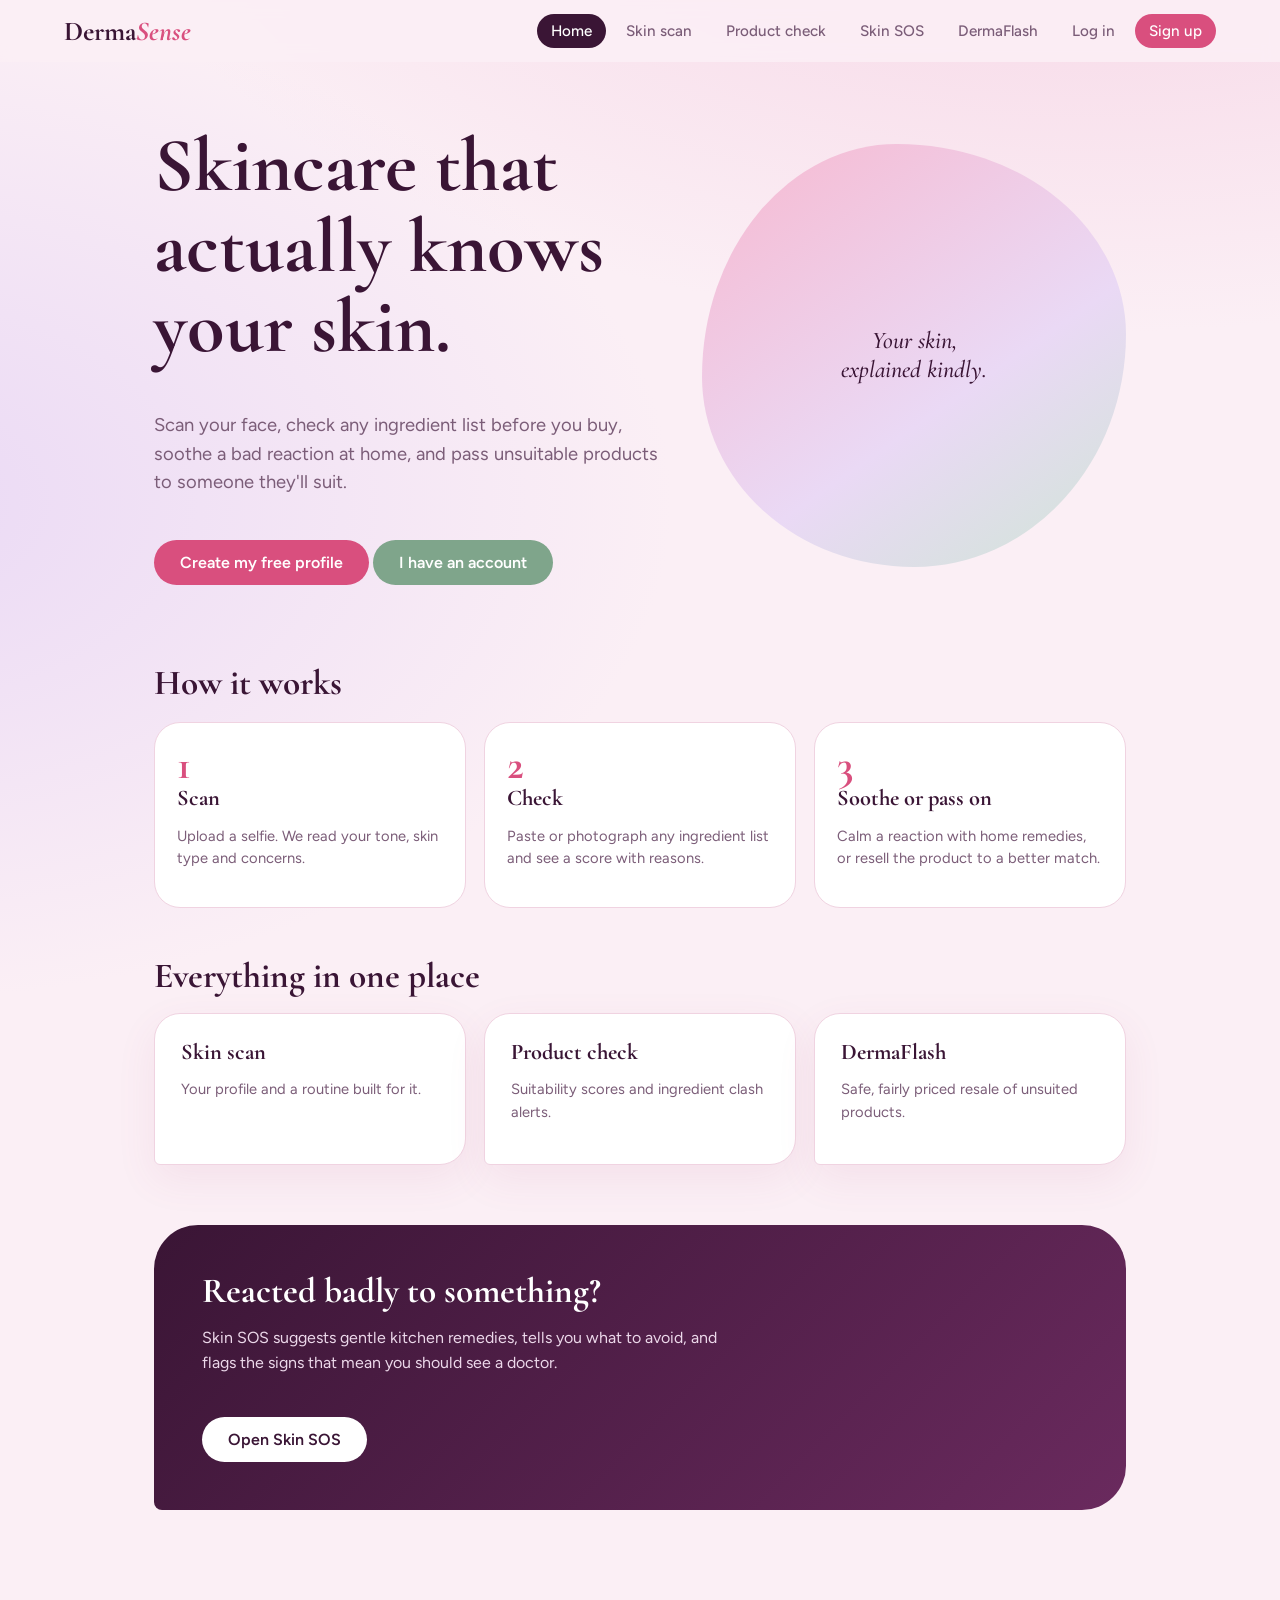
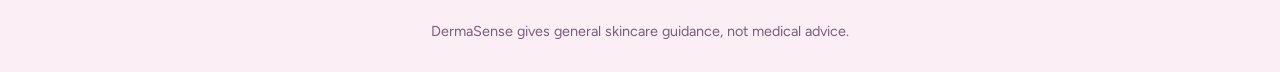
<file: frontend/index.html>
<!DOCTYPE html><html lang="en"><head><meta charset="utf-8"><meta name="viewport" content="width=device-width,initial-scale=1"><title>Skincare that knows your skin · DermaSense</title>
<link href="https://fonts.googleapis.com/css2?family=Cormorant+Garamond:ital,wght@0,500;0,700;1,500&family=Figtree:wght@400;500;600&display=swap" rel="stylesheet"><link rel="stylesheet" href="css/style.css"></head>
<body ><nav id="nav"></nav><main><section>
<div class="hero"><div><h1>Skincare that actually knows your skin.</h1><br>
<p>Scan your face, check any ingredient list before you buy, soothe a bad reaction at home, and pass unsuitable products to someone they'll suit.</p><br>
<a class="btn" href="signup.html">Create my free profile</a> <a class="btn alt" href="login.html">I have an account</a></div>
<div class="orb"><span>Your skin,<br>explained kindly.</span></div></div>
<h2 style="margin-top:50px">How it works</h2>
<div class="steps"><div><h3>Scan</h3><p class="muted">Upload a selfie. We read your tone, skin type and concerns.</p></div>
<div><h3>Check</h3><p class="muted">Paste or photograph any ingredient list and see a score with reasons.</p></div>
<div><h3>Soothe or pass on</h3><p class="muted">Calm a reaction with home remedies, or resell the product to a better match.</p></div></div>
<h2 style="margin-top:50px">Everything in one place</h2>
<div class="grid"><a class="card tile" href="scan.html"><h3>Skin scan</h3><p class="muted">Your profile and a routine built for it.</p></a>
<a class="card tile" href="check.html"><h3>Product check</h3><p class="muted">Suitability scores and ingredient clash alerts.</p></a>
<a class="card tile" href="flash.html"><h3>DermaFlash</h3><p class="muted">Safe, fairly priced resale of unsuited products.</p></a></div>
<div class="band"><h2>Reacted badly to something?</h2><p>Skin SOS suggests gentle kitchen remedies, tells you what to avoid, and flags the signs that mean you should see a doctor.</p><br><a class="btn" href="sos.html">Open Skin SOS</a></div>
</section></main><footer id="foot"></footer><script src="js/common.js"></script></body></html>
</file>
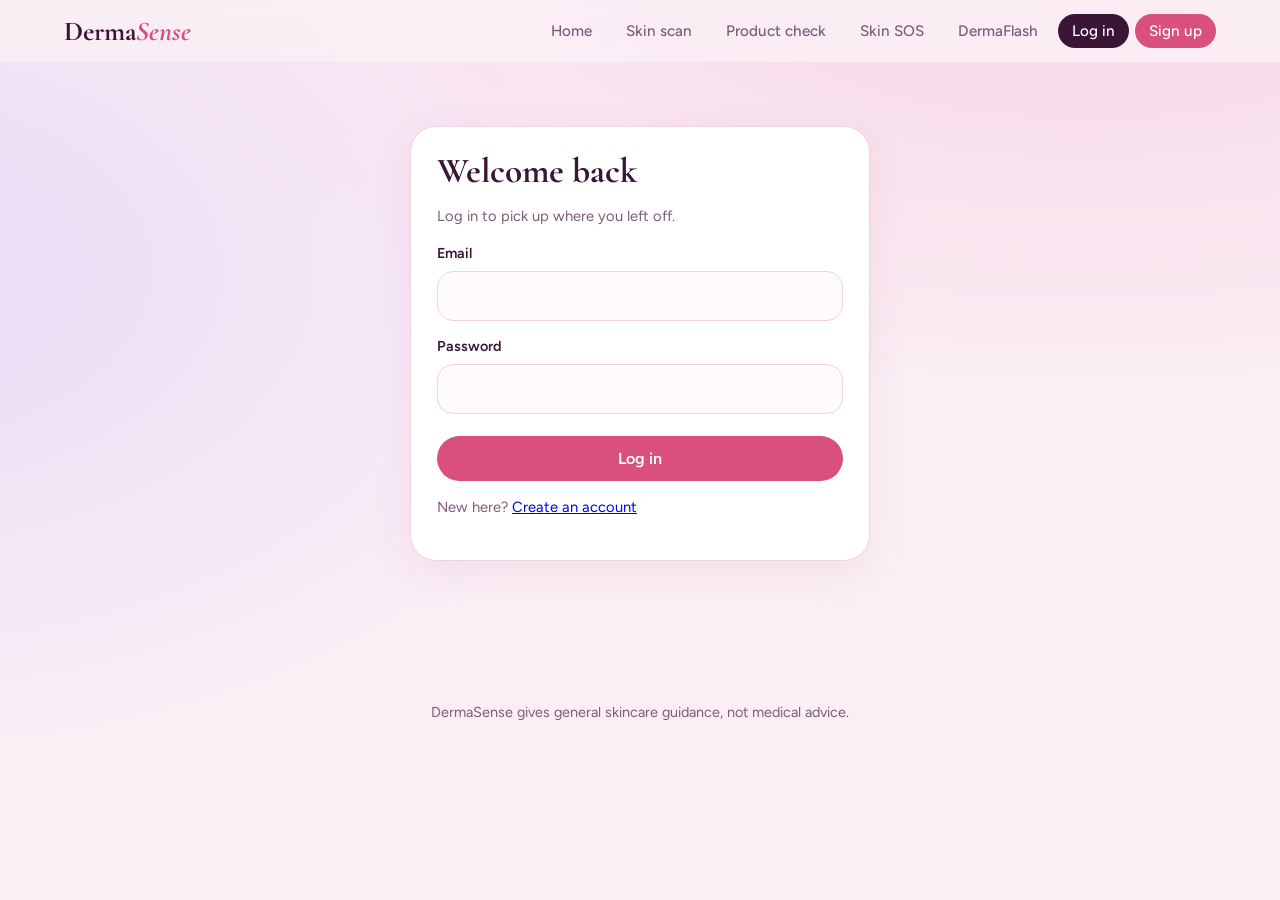
<file: frontend/check.html>
<!DOCTYPE html><html lang="en"><head><meta charset="utf-8"><meta name="viewport" content="width=device-width,initial-scale=1"><title>Product check · DermaSense</title>
<link href="https://fonts.googleapis.com/css2?family=Cormorant+Garamond:ital,wght@0,500;0,700;1,500&family=Figtree:wght@400;500;600&display=swap" rel="stylesheet"><link rel="stylesheet" href="css/style.css"></head>
<body data-protected="1"><nav id="nav"></nav><main><section><h2>Product check</h2>
 <div class="card"><label>Ingredient list</label><textarea id="ings" rows="5" placeholder="Water, Glycerin, Niacinamide, Fragrance…"></textarea>
 <label>Or upload a label photo</label><input type="file" id="label" accept="image/*" onchange="ocr()">
 <br><br><button class="btn" onclick="check()">Check suitability</button><div id="checkOut"></div></div>
 <div class="card"><h3>Do my products clash?</h3><p class="muted">One ingredient list per line.</p>
 <textarea id="stack" rows="4" placeholder="Retinol serum: water, retinol…&#10;Glycolic toner: water, glycolic acid…"></textarea>
 <br><br><button class="btn alt" onclick="clash()">Check for conflicts</button><div id="clashOut"></div></div>
</section></main><footer id="foot"></footer>
<script src="js/common.js"></script><script src="js/check.js"></script></body></html>
</file>
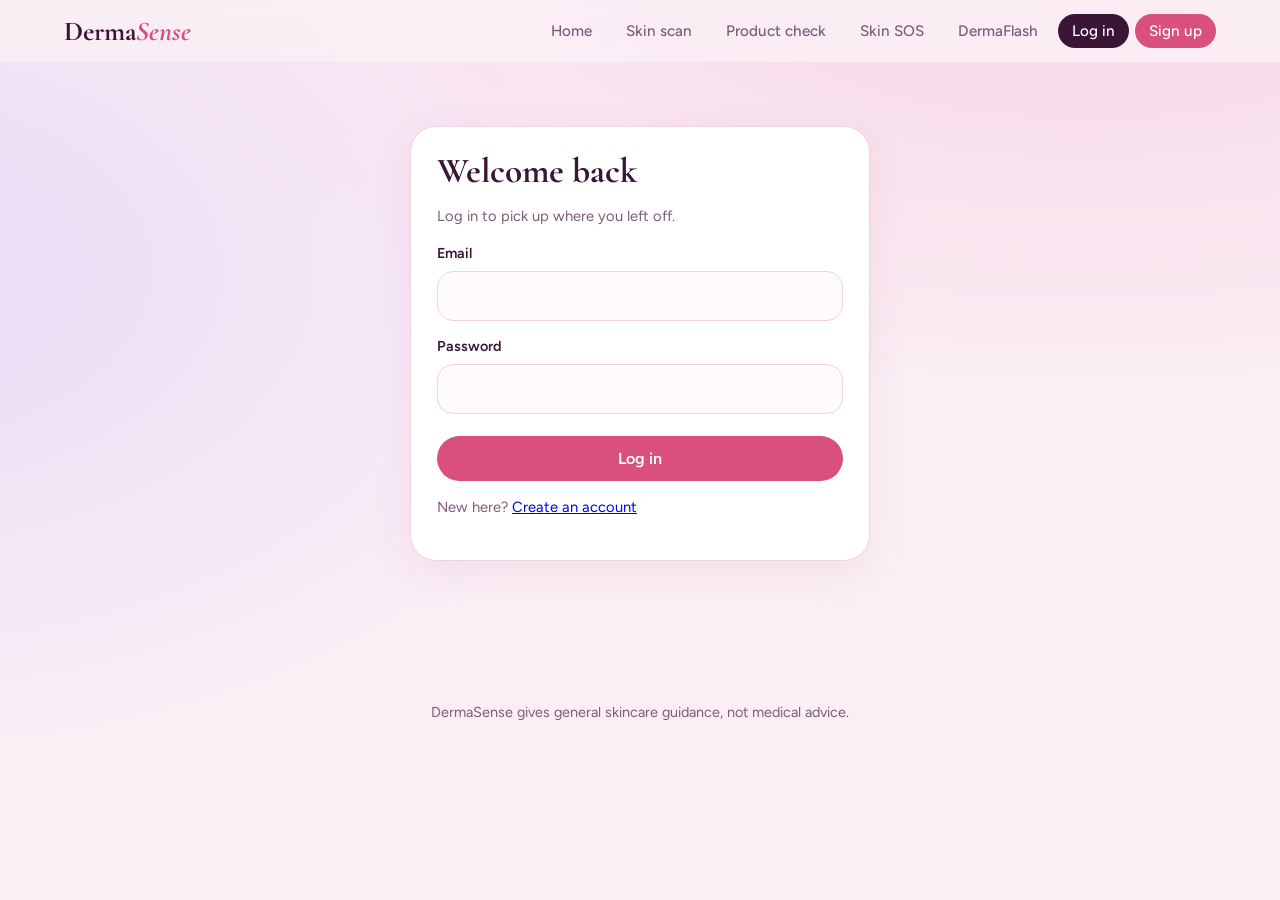
<file: frontend/flash.html>
<!DOCTYPE html><html lang="en"><head><meta charset="utf-8"><meta name="viewport" content="width=device-width,initial-scale=1"><title>DermaFlash · DermaSense</title>
<link href="https://fonts.googleapis.com/css2?family=Cormorant+Garamond:ital,wght@0,500;0,700;1,500&family=Figtree:wght@400;500;600&display=swap" rel="stylesheet"><link rel="stylesheet" href="css/style.css"></head>
<body data-protected="1"><nav id="nav"></nav><main><section><h2>DermaFlash</h2>
 <div class="card"><h3>List a product</h3><div class="row">
  <div><label>Name</label><input id="fN"></div>
  <div><label>Category</label><input id="fC" placeholder="Serum, moisturiser…"></div>
  <div><label>Packaging</label><select id="fP"><option>pump</option><option>tube</option><option>sealed</option><option>jar</option></select></div>
  <div><label>Times used</label><input id="fU" type="number" min="0" value="0"></div>
  <div><label>Original price</label><input id="fO" type="number" min="0" value="800"></div>
  <div><label>Months of shelf life left</label><input id="fM" type="number" min="0" value="12"></div></div>
  <label>Ingredients</label><textarea id="fI" rows="2"></textarea><br>
  <button class="btn alt" onclick="est()">Check price</button> <button class="btn" onclick="list()">List it</button><div id="fOut"></div></div>
 <div class="card"><h3>Matched to your skin</h3><button class="btn alt" onclick="market()">Show products for me</button><div id="mkt"></div></div>
</section></main><footer id="foot"></footer>
<script src="js/common.js"></script><script src="js/flash.js"></script></body></html>
</file>
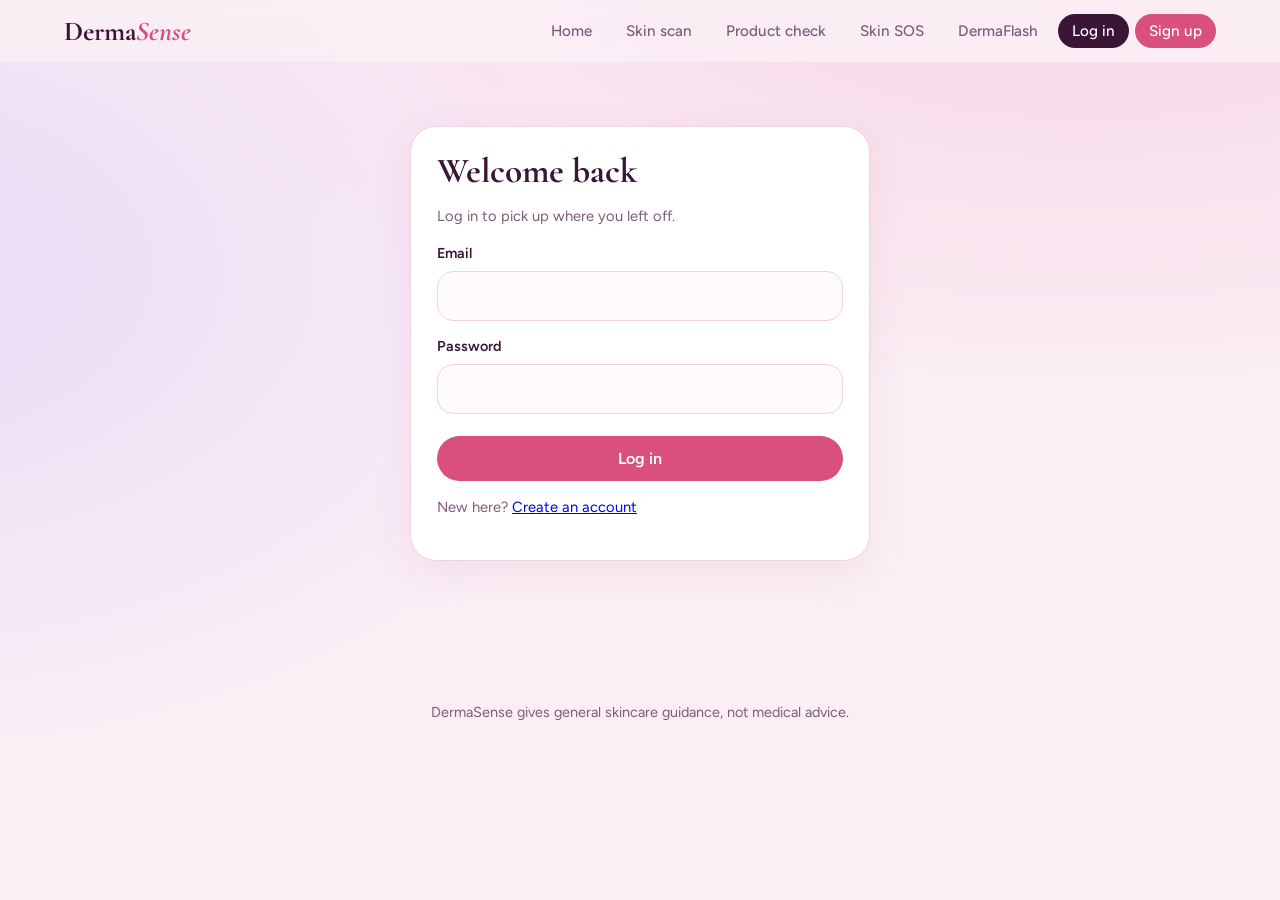
<file: frontend/login.html>
<!DOCTYPE html><html lang="en"><head><meta charset="utf-8"><meta name="viewport" content="width=device-width,initial-scale=1"><title>Log in · DermaSense</title>
<link href="https://fonts.googleapis.com/css2?family=Cormorant+Garamond:ital,wght@0,500;0,700;1,500&family=Figtree:wght@400;500;600&display=swap" rel="stylesheet"><link rel="stylesheet" href="css/style.css"></head>
<body data-mode="login"><nav id="nav"></nav><main><section>
<div class="auth card"><h2>Welcome back</h2><p class="muted">Log in to pick up where you left off.</p>
<form id="f"><label for="email">Email</label><input id="email" type="email" autocomplete="email" required>
<label for="pw">Password</label><input id="pw" type="password" autocomplete="current-password" required>
<button class="btn" type="submit">Log in</button></form><div id="msg"></div>
<p class="muted">New here? <a href="signup.html">Create an account</a></p></div>
</section></main><footer id="foot"></footer><script src="js/common.js"></script><script src="js/auth.js"></script></body></html>
</file>
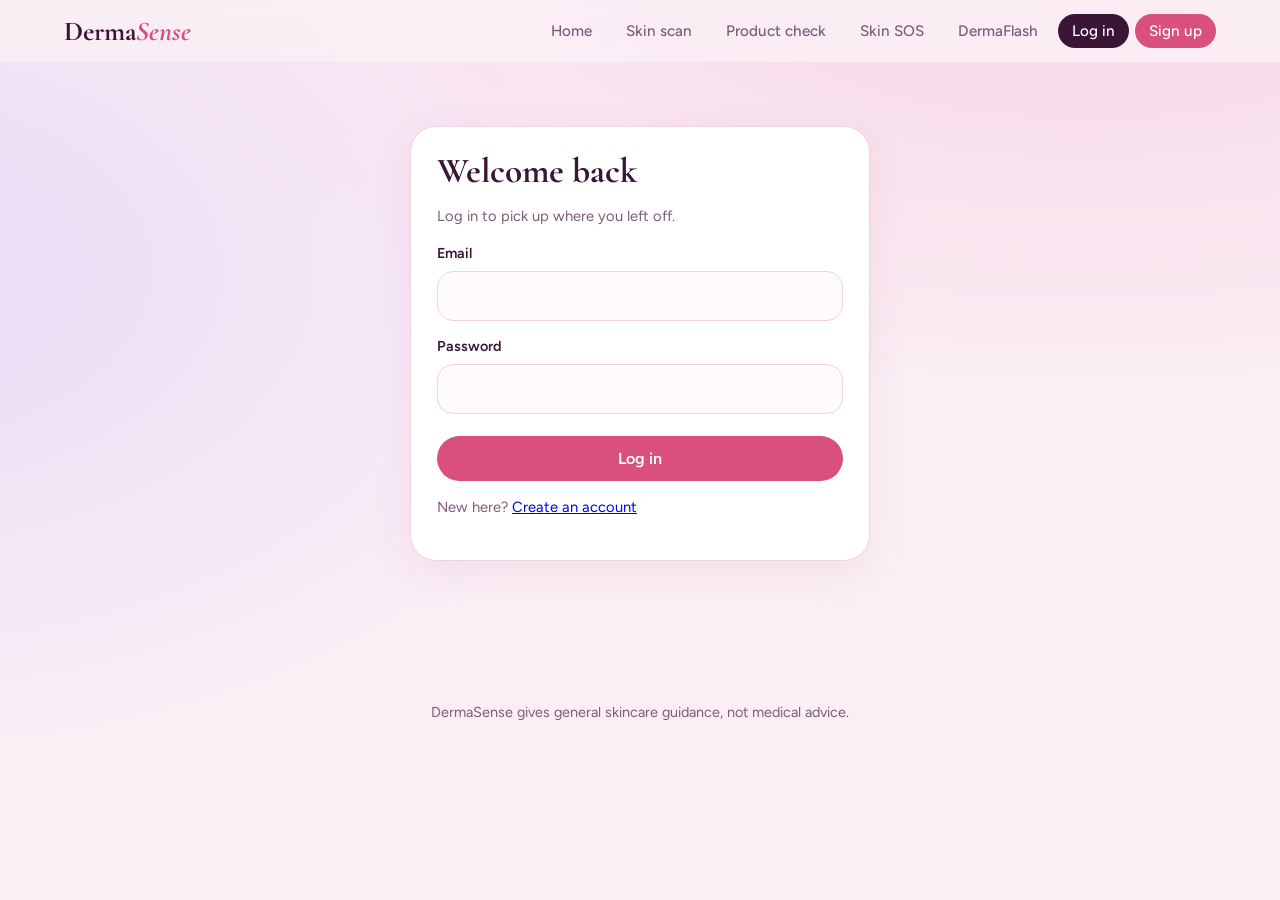
<file: frontend/scan.html>
<!DOCTYPE html><html lang="en"><head><meta charset="utf-8"><meta name="viewport" content="width=device-width,initial-scale=1"><title>Skin scan · DermaSense</title>
<link href="https://fonts.googleapis.com/css2?family=Cormorant+Garamond:ital,wght@0,500;0,700;1,500&family=Figtree:wght@400;500;600&display=swap" rel="stylesheet"><link rel="stylesheet" href="css/style.css"></head>
<body data-protected="1"><nav id="nav"></nav><main><section><h2>Your skin profile</h2>
 <div class="card"><label>Upload a front-facing photo in daylight</label><input type="file" id="face" accept="image/*">
 <br><br><button class="btn" onclick="scan()">Analyse my skin</button>
 <div id="scanOut"></div></div>
 <div class="card"><h3>Fine-tune your profile</h3><div class="row">
  <div><label>Skin type</label><select id="stype"><option>Oily</option><option selected>Combination</option><option>Dry/Normal</option></select></div>
  <div><label>Concerns</label><input id="conc" placeholder="Acne, Dark spots, Redness, Dryness"></div></div>
  <div class="row"><div><label>Allergies</label><input id="alg" placeholder="e.g. fragrance, lanolin"></div>
  <div><label>Ingredients to avoid</label><input id="avd" placeholder="e.g. alcohol, coconut oil"></div></div>
  <br><button class="btn alt" onclick="routine()">Build my routine</button><div id="routineOut"></div></div>
</section></main><footer id="foot"></footer>
<script src="js/common.js"></script><script src="js/scan.js"></script></body></html>
</file>
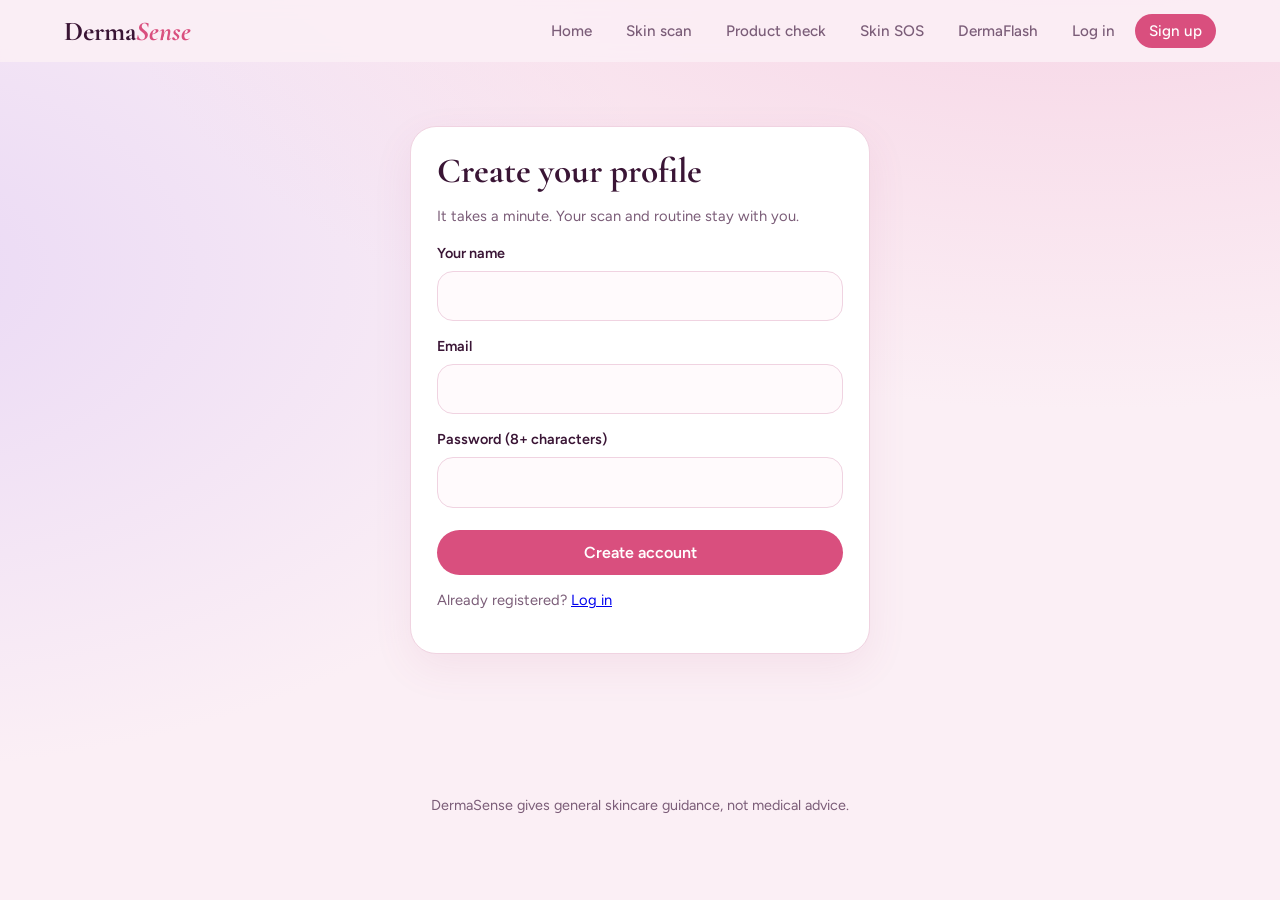
<file: frontend/signup.html>
<!DOCTYPE html><html lang="en"><head><meta charset="utf-8"><meta name="viewport" content="width=device-width,initial-scale=1"><title>Sign up · DermaSense</title>
<link href="https://fonts.googleapis.com/css2?family=Cormorant+Garamond:ital,wght@0,500;0,700;1,500&family=Figtree:wght@400;500;600&display=swap" rel="stylesheet"><link rel="stylesheet" href="css/style.css"></head>
<body data-mode="signup"><nav id="nav"></nav><main><section>
<div class="auth card"><h2>Create your profile</h2><p class="muted">It takes a minute. Your scan and routine stay with you.</p>
<form id="f"><label for="name">Your name</label><input id="name" autocomplete="name" required>
<label for="email">Email</label><input id="email" type="email" autocomplete="email" required>
<label for="pw">Password (8+ characters)</label><input id="pw" type="password" autocomplete="new-password" required>
<button class="btn" type="submit">Create account</button></form><div id="msg"></div>
<p class="muted">Already registered? <a href="login.html">Log in</a></p></div>
</section></main><footer id="foot"></footer><script src="js/common.js"></script><script src="js/auth.js"></script></body></html>
</file>
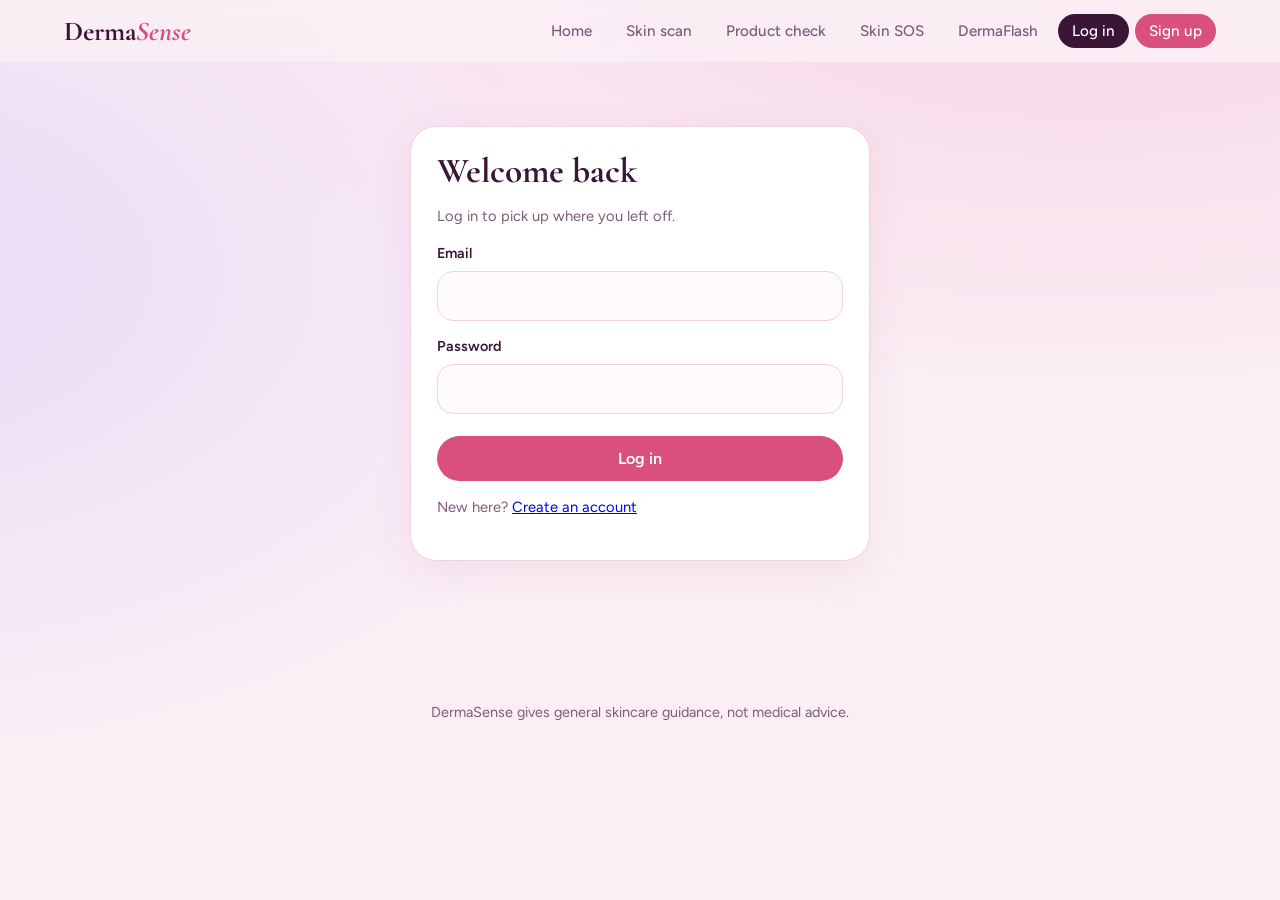
<file: frontend/sos.html>
<!DOCTYPE html><html lang="en"><head><meta charset="utf-8"><meta name="viewport" content="width=device-width,initial-scale=1"><title>Skin SOS · DermaSense</title>
<link href="https://fonts.googleapis.com/css2?family=Cormorant+Garamond:ital,wght@0,500;0,700;1,500&family=Figtree:wght@400;500;600&display=swap" rel="stylesheet"><link rel="stylesheet" href="css/style.css"></head>
<body data-protected="1"><nav id="nav"></nav><main><section><h2>Skin SOS</h2>
 <p class="muted">Tell us what happened. We suggest gentle home remedies and flag when it's time to see a doctor.</p>
 <div class="card"><label>Product that caused it</label><input id="sosP" placeholder="e.g. Glycolic night serum">
 <label>What are you noticing?</label><input id="sosQ" placeholder="e.g. red, itchy and burning on my cheeks">
 <br><br><button class="btn" onclick="sos()">Find remedies</button><div id="sosOut"></div></div>
</section></main><footer id="foot"></footer>
<script src="js/common.js"></script><script src="js/sos.js"></script></body></html>
</file>
<file: frontend/css/style.css>
:root{--bg:#fbeff5;--ink:#3a1535;--rose:#d94f7e;--blush:#fff;--sage:#7fa58b;--lilac:#ead9f5;--mute:#7b5d78;--line:#f0d3e1}
*{box-sizing:border-box}
body{margin:0;font:16px/1.55 Figtree,sans-serif;color:var(--ink);background:radial-gradient(1000px 500px at 85% -10%,#f6d3e4,transparent),radial-gradient(800px 500px at -10% 30%,var(--lilac),transparent),var(--bg);min-height:100vh}
h1,h2,h3{font-family:'Cormorant Garamond',serif;margin:0;line-height:1.05}
h1{font-size:clamp(2.6rem,7vw,4.8rem);font-weight:700}h2{font-size:2.2rem}h3{font-size:1.4rem}
nav{display:flex;gap:6px;align-items:center;padding:14px 5vw;position:sticky;top:0;background:#fbeff5e6;backdrop-filter:blur(8px);z-index:5;flex-wrap:wrap}
.logo{font:700 1.7rem 'Cormorant Garamond',serif;margin-right:auto}.logo i{color:var(--rose)}
nav a{border:0;background:none;font:500 .95rem Figtree;color:var(--mute);padding:8px 14px;border-radius:99px;cursor:pointer}
nav a.on,nav a:hover{background:var(--ink);color:#fff}
main{padding:0 5vw 80px;max-width:1100px;margin:auto}
section{padding-top:34px}
.hero{display:grid;grid-template-columns:1.2fr 1fr;gap:40px;align-items:center;padding:30px 0}
.hero p{font-size:1.15rem;color:var(--mute);max-width:46ch}
.btn{border:0;background:var(--rose);color:#fff;font:600 1rem Figtree;padding:13px 26px;border-radius:99px;cursor:pointer;transition:transform .15s,box-shadow .15s}
.btn:hover{transform:translateY(-2px);box-shadow:0 8px 20px #d94f7e55}.btn.alt{background:var(--sage)}
.orb{aspect-ratio:1;border-radius:46% 54% 50% 50%/55% 45% 55% 45%;background:linear-gradient(145deg,#f7b9d0,#ead9f5 60%,#cfe5d6);display:grid;place-items:center;position:relative;animation:morph 9s ease-in-out infinite}
@keyframes morph{50%{border-radius:55% 45% 45% 55%/45% 55% 45% 55%}}
.orb span{font:italic 500 1.5rem 'Cormorant Garamond',serif;text-align:center;padding:30px}
@media(prefers-reduced-motion:reduce){.orb{animation:none}}
.card{background:var(--blush);border:1px solid var(--line);border-radius:26px;padding:26px;margin-top:18px;box-shadow:0 14px 40px #b0447415}
.grid{display:grid;grid-template-columns:repeat(auto-fit,minmax(260px,1fr));gap:18px}
.card.tile{border-radius:26px 26px 26px 6px;cursor:pointer}.card.tile:hover{background:var(--lilac)}
label{display:block;font-weight:600;font-size:.9rem;margin:14px 0 6px}
input,select,textarea{width:100%;font:inherit;padding:12px 16px;border:1.5px solid var(--line);border-radius:16px;background:#fffafc;color:var(--ink)}
:focus-visible{outline:3px solid var(--rose);outline-offset:2px}
.row{display:grid;grid-template-columns:repeat(auto-fit,minmax(150px,1fr));gap:12px}
.chip{display:inline-block;background:var(--lilac);padding:5px 14px;border-radius:99px;margin:4px 6px 0 0;font-size:.9rem}
.chip.g{background:#d5ebdc}.chip.r{background:#fbd0dd}
.score{font:700 4rem 'Cormorant Garamond',serif;color:var(--rose)}
.alert{background:#fff1e0;border-left:5px solid #e8963a;padding:14px 18px;border-radius:6px 16px 16px 6px;margin-top:14px}
.muted{color:var(--mute);font-size:.92rem}ul{padding-left:20px}
.empty{color:var(--mute);font-style:italic}
@media(max-width:760px){.hero{grid-template-columns:1fr}.orb{max-width:260px}}

nav a{text-decoration:none;white-space:nowrap}
nav a.logo{color:var(--ink);padding:0;margin-right:auto}nav a.logo:hover{background:none;color:var(--ink)}
nav a.cta{background:var(--rose);color:#fff}nav a.cta:hover{background:var(--ink)}
a.btn{display:inline-block;text-decoration:none}a.card{display:block;text-decoration:none;color:inherit}
.auth{max-width:460px;margin:30px auto}.auth .btn{width:100%;margin-top:22px}
.steps{display:grid;grid-template-columns:repeat(auto-fit,minmax(220px,1fr));gap:18px;margin-top:20px;counter-reset:s}
.steps div{padding:22px;border-radius:26px;background:#fff;border:1px solid var(--line);counter-increment:s}
.steps div::before{content:counter(s);font:700 2.6rem 'Cormorant Garamond',serif;color:var(--rose);line-height:1}
.band{margin-top:60px;padding:48px;border-radius:44px 44px 44px 8px;background:linear-gradient(135deg,var(--ink),#6a2a5e);color:#fff}
.band p{color:#ecd8ea;max-width:52ch}.band .btn{background:#fff;color:var(--ink)}
footer{padding:30px 5vw;text-align:center;color:var(--mute);font-size:.9rem}
</file>
